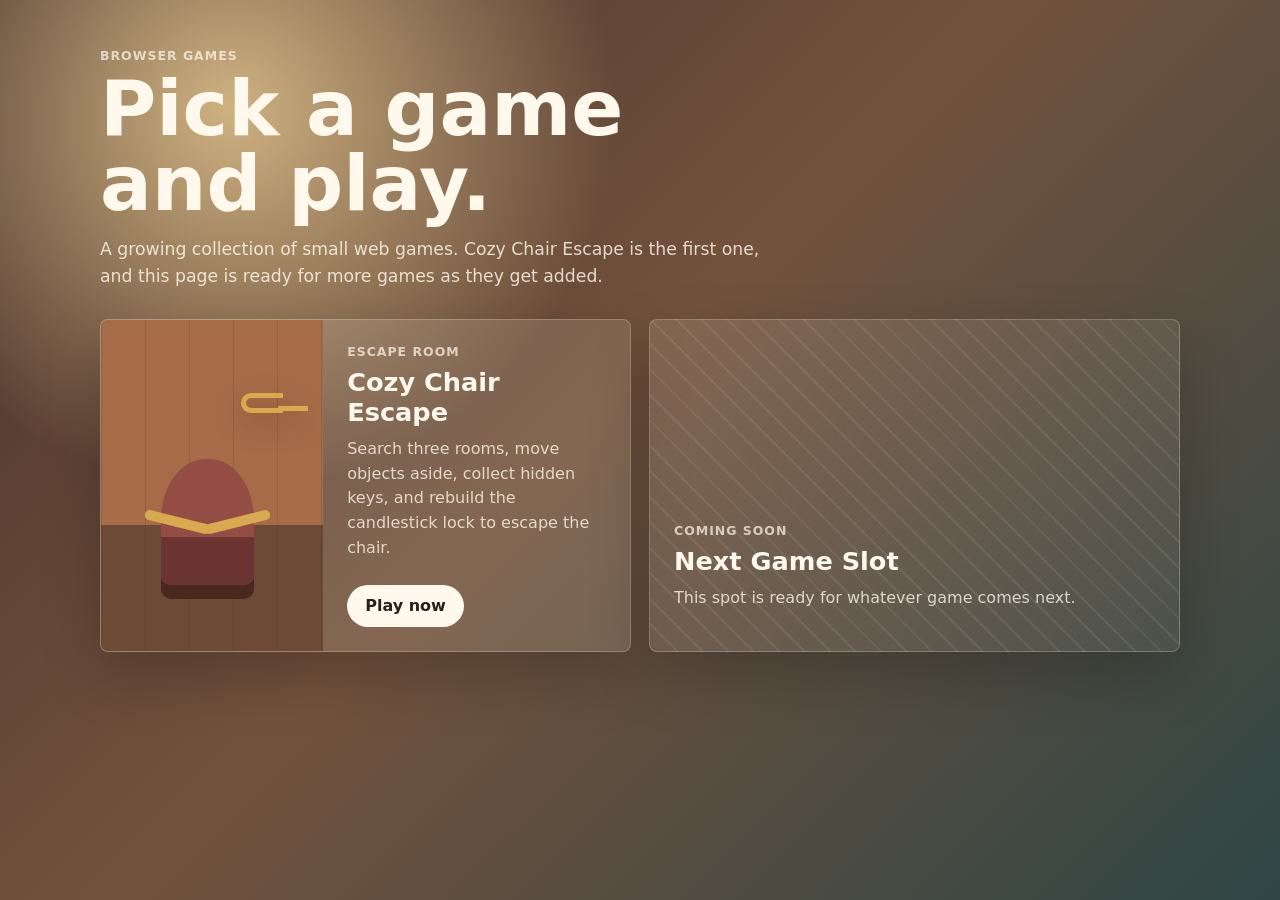
<file: index.html>
<!doctype html>
<html lang="en">
  <head>
    <meta charset="UTF-8" />
    <meta name="viewport" content="width=device-width, initial-scale=1.0" />
    <title>Sam's Browser Games</title>
    <link rel="stylesheet" href="site.css" />
  </head>
  <body>
    <main class="site-shell">
      <header class="site-header">
        <p class="eyebrow">Browser Games</p>
        <h1>Pick a game and play.</h1>
        <p class="intro">
          A growing collection of small web games. Cozy Chair Escape is the first one,
          and this page is ready for more games as they get added.
        </p>
      </header>

      <section class="games-grid" aria-label="Available games">
        <article class="game-card">
          <div class="game-art" aria-hidden="true">
            <span class="chair"></span>
            <span class="key"></span>
          </div>
          <div class="game-copy">
            <p class="eyebrow">Escape Room</p>
            <h2>Cozy Chair Escape</h2>
            <p>
              Search three rooms, move objects aside, collect hidden keys, and rebuild
              the candlestick lock to escape the chair.
            </p>
            <a href="games/cozy-chair-escape/index.html">Play now</a>
          </div>
        </article>

        <article class="game-card coming-soon">
          <div class="game-copy">
            <p class="eyebrow">Coming Soon</p>
            <h2>Next Game Slot</h2>
            <p>
              This spot is ready for whatever game comes next.
            </p>
          </div>
        </article>
      </section>
    </main>
  </body>
</html>
</file>
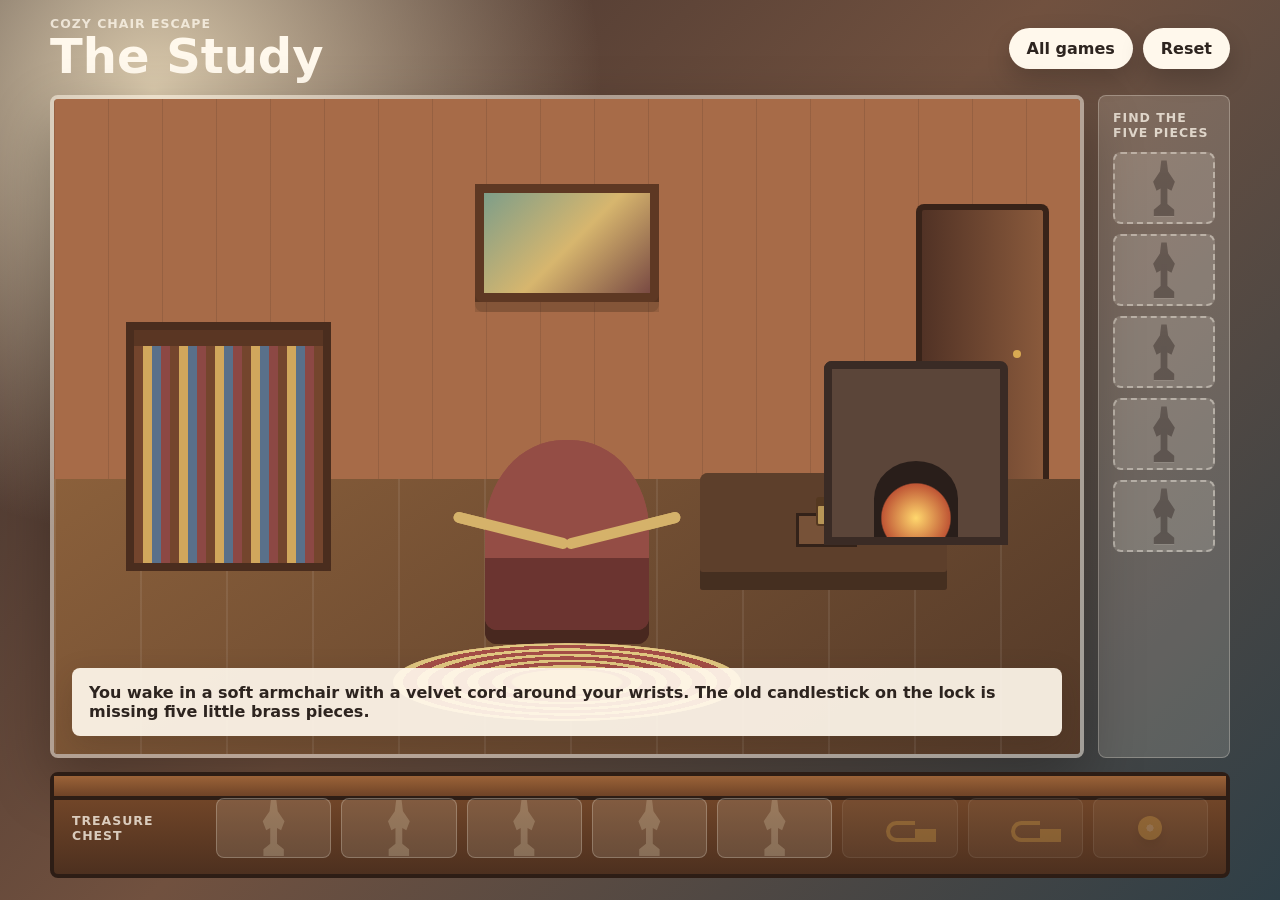
<file: games/cozy-chair-escape/index.html>
<!doctype html>
<html lang="en">
  <head>
    <meta charset="UTF-8" />
    <meta name="viewport" content="width=device-width, initial-scale=1.0" />
    <title>Cozy Chair Escape</title>
    <link rel="stylesheet" href="styles.css" />
  </head>
  <body>
    <main class="game-shell">
      <section class="topbar" aria-label="Game status">
        <div>
          <p class="eyebrow">Cozy Chair Escape</p>
          <h1 id="room-title">The Study</h1>
        </div>
        <div class="topbar-actions">
          <a class="home-link" href="../../index.html">All games</a>
          <button class="reset-button" id="reset-button" type="button">Reset</button>
        </div>
      </section>

      <section class="play-area" aria-label="Escape room">
        <aside class="hint-panel" aria-label="Candlestick piece silhouettes">
          <p class="panel-label">Find the five pieces</p>
          <div class="silhouette-list" id="silhouette-list"></div>
        </aside>

        <section class="scene-wrap">
          <div class="scene" id="scene" aria-live="polite"></div>
          <div class="message-box" id="message-box">
            You wake in a soft armchair with a velvet cord around your wrists. The old candlestick on the lock is missing five little brass pieces.
          </div>
        </section>
      </section>

      <section class="inventory" aria-label="Inventory">
        <div class="chest">
          <div class="chest-lid"></div>
          <div class="inventory-title">Treasure Chest</div>
          <div class="inventory-slots" id="inventory-slots"></div>
        </div>
      </section>
    </main>

    <div class="win-screen" id="win-screen" aria-hidden="true">
      <div class="win-card">
        <p class="eyebrow">Unlocked</p>
        <h2>You slipped free.</h2>
        <p>
          The completed candlestick turns with a gentle click, the velvet cord falls away,
          and the room feels suddenly much less mysterious.
        </p>
        <button id="play-again" type="button">Play again</button>
      </div>
    </div>

    <script src="script.js"></script>
  </body>
</html>
</file>
<file: site.css>
:root {
  color-scheme: light;
  --ink: #27211e;
  --paper: #fff8ec;
  --muted: #725d51;
  --gold: #d8a94f;
  --rose: #9d4f5f;
  --green: #536f5d;
  --wood: #7b4d2f;
}

* {
  box-sizing: border-box;
}

body {
  margin: 0;
  min-height: 100vh;
  background:
    radial-gradient(circle at 18% 12%, rgba(255, 224, 159, 0.72), transparent 24rem),
    linear-gradient(135deg, #46312c 0%, #73523d 46%, #2f4645 100%);
  color: var(--paper);
  font-family:
    Inter, ui-sans-serif, system-ui, -apple-system, BlinkMacSystemFont, "Segoe UI",
    sans-serif;
}

.site-shell {
  width: min(1080px, calc(100vw - 28px));
  margin: 0 auto;
  padding: 48px 0;
}

.site-header {
  max-width: 680px;
  margin-bottom: 28px;
}

.eyebrow {
  margin: 0 0 8px;
  color: rgba(255, 248, 236, 0.72);
  font-size: 0.78rem;
  font-weight: 850;
  letter-spacing: 0.08em;
  text-transform: uppercase;
}

h1,
h2,
p {
  margin-top: 0;
}

h1 {
  max-width: 720px;
  margin-bottom: 14px;
  font-size: clamp(2.3rem, 6vw, 5rem);
  line-height: 0.98;
}

.intro {
  color: rgba(255, 248, 236, 0.82);
  font-size: 1.08rem;
  line-height: 1.6;
}

.games-grid {
  display: grid;
  grid-template-columns: repeat(2, minmax(0, 1fr));
  gap: 18px;
}

.game-card {
  display: grid;
  grid-template-columns: 42% minmax(0, 1fr);
  min-height: 280px;
  overflow: hidden;
  border: 1px solid rgba(255, 248, 236, 0.22);
  border-radius: 8px;
  background: rgba(255, 248, 236, 0.12);
  box-shadow: 0 24px 58px rgba(0, 0, 0, 0.22);
}

.game-card.coming-soon {
  display: flex;
  align-items: flex-end;
  min-height: 280px;
  background:
    linear-gradient(135deg, rgba(255, 248, 236, 0.12), rgba(255, 248, 236, 0.05)),
    repeating-linear-gradient(45deg, rgba(255, 248, 236, 0.08) 0 2px, transparent 2px 18px);
}

.game-art {
  position: relative;
  min-height: 280px;
  background:
    linear-gradient(90deg, rgba(52, 33, 27, 0.14) 0 1px, transparent 1px 100%) 0 0 / 44px 100%,
    linear-gradient(#a76b48 0 62%, #6d4a36 62% 100%);
}

.chair {
  position: absolute;
  left: 27%;
  bottom: 20%;
  width: 42%;
  height: 38%;
  border-radius: 48% 48% 10px 10px;
  background: linear-gradient(#944d45 0 62%, #6b3430 62%);
  box-shadow: 0 14px 0 #48281f;
}

.chair::before,
.chair::after {
  content: "";
  position: absolute;
  top: 46%;
  width: 72%;
  height: 10px;
  border-radius: 999px;
  background: var(--gold);
}

.chair::before {
  left: -18%;
  transform: rotate(14deg);
}

.chair::after {
  right: -18%;
  transform: rotate(-14deg);
}

.key {
  position: absolute;
  right: 18%;
  top: 22%;
  width: 42px;
  height: 20px;
  border: 5px solid var(--gold);
  border-right: 0;
  border-radius: 999px 0 0 999px;
  filter: drop-shadow(0 10px 14px rgba(0, 0, 0, 0.25));
}

.key::before,
.key::after {
  content: "";
  position: absolute;
  top: 8px;
  width: 18px;
  height: 5px;
  background: var(--gold);
}

.key::before {
  left: 32px;
}

.key::after {
  left: 44px;
}

.game-copy {
  display: flex;
  flex-direction: column;
  align-items: flex-start;
  justify-content: flex-end;
  padding: 24px;
}

.game-copy h2 {
  margin-bottom: 10px;
  font-size: 1.6rem;
}

.game-copy p:not(.eyebrow) {
  color: rgba(255, 248, 236, 0.78);
  line-height: 1.55;
}

.game-copy a {
  display: inline-flex;
  align-items: center;
  min-height: 42px;
  margin-top: 8px;
  border-radius: 999px;
  background: var(--paper);
  color: var(--ink);
  font-weight: 850;
  padding: 0 18px;
  text-decoration: none;
}

@media (max-width: 760px) {
  .site-shell {
    padding: 28px 0;
  }

  .games-grid,
  .game-card {
    grid-template-columns: 1fr;
  }

  .game-card {
    min-height: 0;
  }

  .game-art {
    min-height: 210px;
  }
}
</file>
<file: games/cozy-chair-escape/styles.css>
:root {
  color-scheme: light;
  --ink: #2d241f;
  --muted: #745d52;
  --paper: #fff8ec;
  --cream: #f5e7ce;
  --gold: #c88b35;
  --brass: #d9aa52;
  --wood: #855632;
  --rose: #a64f48;
  --green: #54715f;
  --blue: #596f8f;
  --shadow: rgba(52, 34, 24, 0.22);
}

* {
  box-sizing: border-box;
}

body {
  margin: 0;
  min-height: 100vh;
  overflow-x: hidden;
  background:
    radial-gradient(circle at 12% 10%, rgba(255, 239, 204, 0.8), transparent 28rem),
    linear-gradient(135deg, #3b2d2a 0%, #71513f 48%, #2f3f47 100%);
  color: var(--ink);
  font-family:
    Inter, ui-sans-serif, system-ui, -apple-system, BlinkMacSystemFont, "Segoe UI",
    sans-serif;
}

button {
  font: inherit;
}

.game-shell {
  display: grid;
  grid-template-rows: auto minmax(0, 1fr) auto;
  gap: 14px;
  width: min(1180px, calc(100vw - 24px));
  min-height: 100vh;
  margin: 0 auto;
  padding: 16px 0;
}

.topbar {
  display: flex;
  align-items: center;
  justify-content: space-between;
  gap: 16px;
  color: var(--paper);
}

.topbar-actions {
  display: flex;
  align-items: center;
  gap: 10px;
}

.eyebrow,
.panel-label,
.inventory-title {
  margin: 0;
  color: rgba(255, 248, 236, 0.76);
  font-size: 0.78rem;
  font-weight: 800;
  letter-spacing: 0.08em;
  text-transform: uppercase;
}

h1,
h2 {
  margin: 0;
  line-height: 1.05;
}

h1 {
  font-size: clamp(1.8rem, 4vw, 3rem);
}

.reset-button,
.win-card button,
.home-link {
  border: 0;
  border-radius: 999px;
  background: var(--paper);
  color: var(--ink);
  cursor: pointer;
  font-weight: 800;
  padding: 11px 18px;
  box-shadow: 0 10px 24px rgba(0, 0, 0, 0.18);
}

.home-link {
  text-decoration: none;
}

.play-area {
  display: grid;
  grid-template-columns: minmax(0, 1fr) 132px;
  grid-template-areas: "scene hints";
  align-items: stretch;
  gap: 14px;
  min-height: 0;
}

.scene-wrap {
  position: relative;
  grid-area: scene;
  min-height: 530px;
  border: 4px solid rgba(255, 248, 236, 0.5);
  border-radius: 8px;
  overflow: hidden;
  box-shadow: 0 24px 60px rgba(0, 0, 0, 0.28);
}

.scene {
  position: relative;
  width: 100%;
  height: 100%;
  min-height: 530px;
  overflow: hidden;
}

.room-study {
  background:
    linear-gradient(90deg, rgba(52, 33, 27, 0.14) 0 1px, transparent 1px 100%) 0 0 / 54px 100%,
    linear-gradient(#a76b48 0 58%, #72513b 58% 100%);
}

.room-hallway {
  background:
    repeating-linear-gradient(90deg, rgba(99, 77, 62, 0.22) 0 2px, transparent 2px 68px),
    linear-gradient(#9d785f 0 63%, #6d503d 63% 100%);
}

.room-storage {
  background:
    linear-gradient(90deg, rgba(255, 246, 226, 0.12) 0 1px, transparent 1px 100%) 0 0 / 48px 100%,
    linear-gradient(#6f6d5a 0 60%, #514736 60% 100%);
}

.floor {
  position: absolute;
  inset: 58% 0 0;
  background:
    repeating-linear-gradient(90deg, rgba(255, 255, 255, 0.08) 0 2px, transparent 2px 86px),
    linear-gradient(145deg, #8b603b, #533928);
}

.hotspot {
  position: absolute;
  padding: 0;
  border: 0;
  border-radius: 8px;
  background: transparent;
  cursor: pointer;
  color: transparent;
  appearance: none;
  touch-action: manipulation;
  transition: box-shadow 160ms ease, outline-color 160ms ease, transform 160ms ease;
}

.hotspot:hover,
.hotspot:focus-visible {
  outline: 2px solid rgba(255, 248, 236, 0.9);
  box-shadow: 0 0 0 7px rgba(255, 248, 236, 0.13);
  transform: scale(1.02);
}

.hotspot.locked {
  filter: saturate(0.82) brightness(0.88);
}

.shape {
  position: absolute;
  pointer-events: none;
}

.hidden-find {
  position: absolute;
  display: grid;
  place-items: center;
  pointer-events: none;
  z-index: 2;
}

.hidden-find::before {
  content: none;
}

.hidden-find::after {
  content: "";
  position: absolute;
  background: var(--brass);
  filter: drop-shadow(0 7px 8px rgba(52, 34, 24, 0.26));
}

.hidden-find.piece::after {
  width: 18px;
  height: 28px;
  clip-path: polygon(42% 0, 58% 0, 66% 24%, 86% 44%, 68% 58%, 58% 52%, 58% 82%, 78% 92%, 78% 100%, 22% 100%, 22% 92%, 42% 82%, 42% 52%, 32% 58%, 14% 44%, 34% 24%);
}

.hidden-find.key::after {
  width: 27px;
  height: 13px;
  border: 4px solid var(--brass);
  border-right: 0;
  border-radius: 999px 0 0 999px;
  box-shadow: 17px 4px 0 -4px var(--brass), 24px 4px 0 -4px var(--brass);
}

.hidden-find.token::after {
  width: 22px;
  height: 22px;
  border-radius: 50%;
  background:
    radial-gradient(circle, rgba(255, 248, 236, 0.54) 0 20%, transparent 22%),
    var(--brass);
}

.door {
  width: 13%;
  height: 42%;
  bottom: 42%;
  background: linear-gradient(90deg, #513225, #8a5a3c);
  border: 6px solid #382319;
  border-bottom: 0;
  border-radius: 8px 8px 0 0;
}

.door::before {
  content: "";
  position: absolute;
  right: 18%;
  top: 52%;
  width: 8px;
  height: 8px;
  border-radius: 50%;
  background: var(--brass);
}

.door.left {
  left: 5%;
}

.door.right {
  right: 5%;
}

.painting {
  width: 18%;
  height: 18%;
  left: 41%;
  top: 13%;
  border: 9px solid #5e3823;
  background: linear-gradient(135deg, #7e9e89, #d7b66e 52%, #794a43);
  box-shadow: 0 10px 0 rgba(52, 34, 24, 0.16);
}

.painting.moved-painting {
  transform: translateX(48%) rotate(8deg);
}

.bookcase {
  width: 20%;
  height: 38%;
  left: 7%;
  bottom: 28%;
  background:
    linear-gradient(#5a3623 0 7%, transparent 7% 100%),
    repeating-linear-gradient(90deg, #74452d 0 9px, #d1a75c 9px 18px, #59708a 18px 27px, #8c4844 27px 36px);
  border: 8px solid #4a2d1e;
}

.desk {
  width: 24%;
  height: 18%;
  right: 13%;
  bottom: 25%;
  background: #70462b;
  border-radius: 8px 8px 3px 3px;
  box-shadow: inset 0 -18px 0 #533420;
}

.desk.locked::after,
.cabinet.locked::after {
  content: "";
  position: absolute;
  width: 16px;
  height: 18px;
  border-radius: 3px;
  background: var(--brass);
  border: 2px solid #67401f;
  box-shadow: 0 -7px 0 -2px transparent, 0 -7px 0 0 #67401f;
}

.desk.locked::after {
  left: 47%;
  top: 27%;
}

.desk::before {
  content: "";
  position: absolute;
  left: 39%;
  top: 34%;
  width: 22%;
  height: 24%;
  border: 3px solid #3d2619;
  background: #8f5c38;
}

.chair {
  width: 16%;
  height: 29%;
  left: 42%;
  bottom: 19%;
  background: linear-gradient(#944d45 0 62%, #6b3430 62%);
  border-radius: 48% 48% 12px 12px;
  box-shadow: 0 14px 0 #48281f;
}

.chair::before,
.chair::after {
  content: "";
  position: absolute;
  top: 45%;
  width: 72%;
  height: 11px;
  background: #d5b26a;
  border-radius: 999px;
}

.chair::before {
  left: -20%;
  transform: rotate(14deg);
}

.chair::after {
  right: -20%;
  transform: rotate(-14deg);
}

.rug {
  width: 34%;
  height: 12%;
  left: 33%;
  bottom: 5%;
  border-radius: 50%;
  background:
    radial-gradient(ellipse at center, #d8b56a 0 22%, transparent 23%),
    repeating-radial-gradient(ellipse at center, #a64f48 0 14px, #e3c983 14px 25px);
  opacity: 0.95;
}

.rug.moved-rug {
  transform: translateX(-24%) rotate(-7deg);
}

.fireplace {
  width: 18%;
  height: 28%;
  right: 7%;
  bottom: 32%;
  background: #5b4539;
  border: 8px solid #3a2b25;
  border-radius: 8px 8px 0 0;
}

.fireplace::before {
  content: "";
  position: absolute;
  left: 25%;
  right: 25%;
  bottom: 0;
  height: 45%;
  border-radius: 50% 50% 0 0;
  background: radial-gradient(circle at 50% 75%, #ffd76d, #bf5635 48%, #291e1a 50%);
}

.plant {
  width: 11%;
  height: 30%;
  left: 24%;
  bottom: 28%;
}

.plant.moved-plant {
  transform: translateX(-44%) rotate(-3deg);
}

.plant::before {
  content: "";
  position: absolute;
  left: 32%;
  bottom: 0;
  width: 36%;
  height: 30%;
  background: #8a4f35;
  border-radius: 0 0 12px 12px;
}

.plant::after {
  content: "";
  position: absolute;
  inset: 0;
  background:
    radial-gradient(ellipse at 32% 34%, #4f7e55 0 18%, transparent 19%),
    radial-gradient(ellipse at 67% 26%, #67915d 0 18%, transparent 19%),
    radial-gradient(ellipse at 48% 12%, #3e6d4d 0 17%, transparent 18%);
}

.coat-rack {
  width: 12%;
  height: 39%;
  right: 18%;
  bottom: 28%;
}

.coat-rack::before {
  content: "";
  position: absolute;
  left: 47%;
  top: 8%;
  width: 7%;
  height: 74%;
  background: #442b1f;
}

.coat-rack::after {
  content: "";
  position: absolute;
  left: 17%;
  top: 14%;
  width: 68%;
  height: 24%;
  border-top: 8px solid #442b1f;
  border-radius: 50%;
  box-shadow: 0 64px 0 -20px #7b3e38;
}

.cabinet {
  width: 20%;
  height: 29%;
  left: 11%;
  bottom: 22%;
  background: #6f472d;
  border: 7px solid #3d281c;
}

.cabinet.locked::after {
  left: 46%;
  top: 42%;
}

.cabinet::before {
  content: "";
  position: absolute;
  inset: 16% 48% 12% 8%;
  border-right: 4px solid #3d281c;
  background: rgba(255, 230, 171, 0.08);
}

.cushion {
  width: 18%;
  height: 12%;
  left: 42%;
  bottom: 29%;
  border-radius: 999px;
  background: #9d4f5f;
  box-shadow: inset 0 -12px 0 rgba(52, 34, 24, 0.16);
}

.cushion.moved-cushion {
  transform: translateY(-78%) rotate(-15deg);
}

.boxes {
  width: 28%;
  height: 27%;
  right: 10%;
  bottom: 22%;
}

.boxes.moved-boxes {
  transform: translateX(18%) rotate(3deg);
}

.boxes::before,
.boxes::after {
  content: "";
  position: absolute;
  background: #9a6c3f;
  border: 5px solid #654126;
}

.boxes::before {
  left: 0;
  bottom: 0;
  width: 62%;
  height: 62%;
}

.boxes::after {
  right: 0;
  top: 0;
  width: 58%;
  height: 60%;
}

.shelf {
  width: 25%;
  height: 18%;
  left: 37%;
  top: 20%;
  border-bottom: 10px solid #4a2f20;
  background:
    radial-gradient(circle at 18% 68%, #d6b356 0 10%, transparent 11%),
    radial-gradient(circle at 42% 60%, #8d5160 0 11%, transparent 12%),
    radial-gradient(circle at 67% 56%, #6f8fa7 0 10%, transparent 11%);
}

.mirror {
  width: 13%;
  height: 27%;
  left: 42%;
  top: 13%;
  border: 8px solid #664126;
  border-radius: 50% 50% 6px 6px;
  background: linear-gradient(135deg, rgba(255, 255, 255, 0.7), rgba(127, 159, 166, 0.45));
}

.message-box {
  position: absolute;
  left: 18px;
  right: 18px;
  bottom: 18px;
  z-index: 10;
  min-height: 56px;
  border-radius: 8px;
  background: rgba(255, 248, 236, 0.92);
  color: var(--ink);
  padding: 15px 17px;
  box-shadow: 0 10px 30px rgba(52, 34, 24, 0.2);
  font-weight: 700;
}

.hint-panel {
  grid-area: hints;
  display: flex;
  flex-direction: column;
  gap: 12px;
  min-width: 0;
  border-radius: 8px;
  background: rgba(255, 248, 236, 0.16);
  border: 1px solid rgba(255, 248, 236, 0.28);
  padding: 14px;
}

.silhouette-list {
  display: grid;
  gap: 10px;
}

.piece-slot,
.inventory-piece {
  display: grid;
  place-items: center;
}

.piece-slot {
  height: 72px;
  border-radius: 8px;
  background: rgba(255, 248, 236, 0.16);
  border: 2px dashed rgba(255, 248, 236, 0.42);
}

.piece-icon {
  width: 34px;
  height: 56px;
  background: var(--brass);
  clip-path: polygon(42% 0, 58% 0, 62% 20%, 82% 38%, 72% 54%, 60% 50%, 60% 78%, 80% 88%, 80% 100%, 20% 100%, 20% 88%, 40% 78%, 40% 50%, 28% 54%, 18% 38%, 38% 20%);
  filter: drop-shadow(0 6px 8px rgba(0, 0, 0, 0.18));
}

.piece-slot:not(.found) .piece-icon {
  background: rgba(38, 29, 26, 0.34);
  outline: 2px solid rgba(255, 248, 236, 0.25);
}

.piece-slot.found {
  background: rgba(217, 170, 82, 0.28);
  border-style: solid;
}

.inventory {
  min-height: 112px;
}

.chest {
  position: relative;
  display: grid;
  grid-template-columns: auto minmax(0, 1fr);
  align-items: center;
  gap: 16px;
  min-height: 105px;
  border-radius: 8px;
  background: linear-gradient(#7c4c2b, #4d301f);
  border: 4px solid #2d1d15;
  color: var(--paper);
  padding: 22px 18px 16px;
  box-shadow: inset 0 8px 0 rgba(255, 255, 255, 0.12);
}

.chest-lid {
  position: absolute;
  left: 0;
  right: 0;
  top: 0;
  height: 24px;
  background: linear-gradient(#9b6338, #6f4327);
  border-bottom: 4px solid #2d1d15;
}

.inventory-title {
  position: relative;
  width: 128px;
}

.inventory-slots {
  position: relative;
  display: grid;
  grid-template-columns: repeat(8, minmax(48px, 1fr));
  gap: 10px;
}

.inventory-piece {
  height: 60px;
  border-radius: 8px;
  background: rgba(255, 248, 236, 0.12);
  border: 1px solid rgba(255, 248, 236, 0.24);
}

.inventory-piece.empty .piece-icon {
  opacity: 0.2;
  background: #fff2cf;
}

.tool-slot.empty {
  opacity: 0.34;
}

.tool-icon {
  position: relative;
  display: block;
  width: 32px;
  height: 32px;
}

.tool-icon.key::before {
  content: "";
  position: absolute;
  left: 2px;
  top: 9px;
  width: 25px;
  height: 13px;
  border: 4px solid var(--brass);
  border-right: 0;
  border-radius: 999px 0 0 999px;
  box-shadow: 18px 4px 0 -4px var(--brass), 25px 4px 0 -4px var(--brass);
}

.tool-icon.token::before {
  content: "";
  position: absolute;
  inset: 4px;
  border-radius: 50%;
  background:
    radial-gradient(circle, rgba(255, 248, 236, 0.5) 0 20%, transparent 22%),
    var(--brass);
  box-shadow: 0 5px 9px rgba(0, 0, 0, 0.18);
}

.win-screen {
  position: fixed;
  inset: 0;
  z-index: 30;
  display: none;
  place-items: center;
  background: rgba(36, 25, 20, 0.72);
  padding: 20px;
}

.win-screen.show {
  display: grid;
}

.win-card {
  width: min(430px, 100%);
  border-radius: 8px;
  background: var(--paper);
  color: var(--ink);
  padding: 28px;
  box-shadow: 0 30px 80px rgba(0, 0, 0, 0.34);
}

.win-card .eyebrow {
  color: var(--muted);
}

.win-card h2 {
  margin-top: 6px;
  font-size: 2rem;
}

.win-card p:not(.eyebrow) {
  color: var(--muted);
  line-height: 1.55;
}

.win-card button {
  background: var(--ink);
  color: var(--paper);
}

@media (max-width: 780px) {
  .game-shell {
    width: min(100vw - 16px, 640px);
    padding: 10px 0;
  }

  .play-area {
    grid-template-columns: 1fr;
    grid-template-areas:
      "scene"
      "hints";
  }

  .scene-wrap,
  .scene {
    min-height: 500px;
  }

  .hint-panel {
    order: 2;
  }

  .silhouette-list {
    grid-template-columns: repeat(5, 1fr);
  }

  .piece-slot {
    height: 58px;
  }

  .chest {
    grid-template-columns: 1fr;
    gap: 8px;
  }

  .inventory-title {
    width: auto;
  }

  .inventory-slots {
    grid-template-columns: repeat(8, 1fr);
  }
}

@media (max-width: 520px) {
  .topbar {
    align-items: flex-start;
  }

  .topbar-actions {
    flex-direction: column;
    align-items: flex-end;
  }

  .home-link,
  .reset-button {
    padding: 10px 13px;
  }

  .scene-wrap,
  .scene {
    min-height: 440px;
  }

  .message-box {
    left: 10px;
    right: 10px;
    bottom: 10px;
    padding: 12px;
    font-size: 0.92rem;
  }

  .piece-icon {
    transform: scale(0.85);
  }
}
</file>
